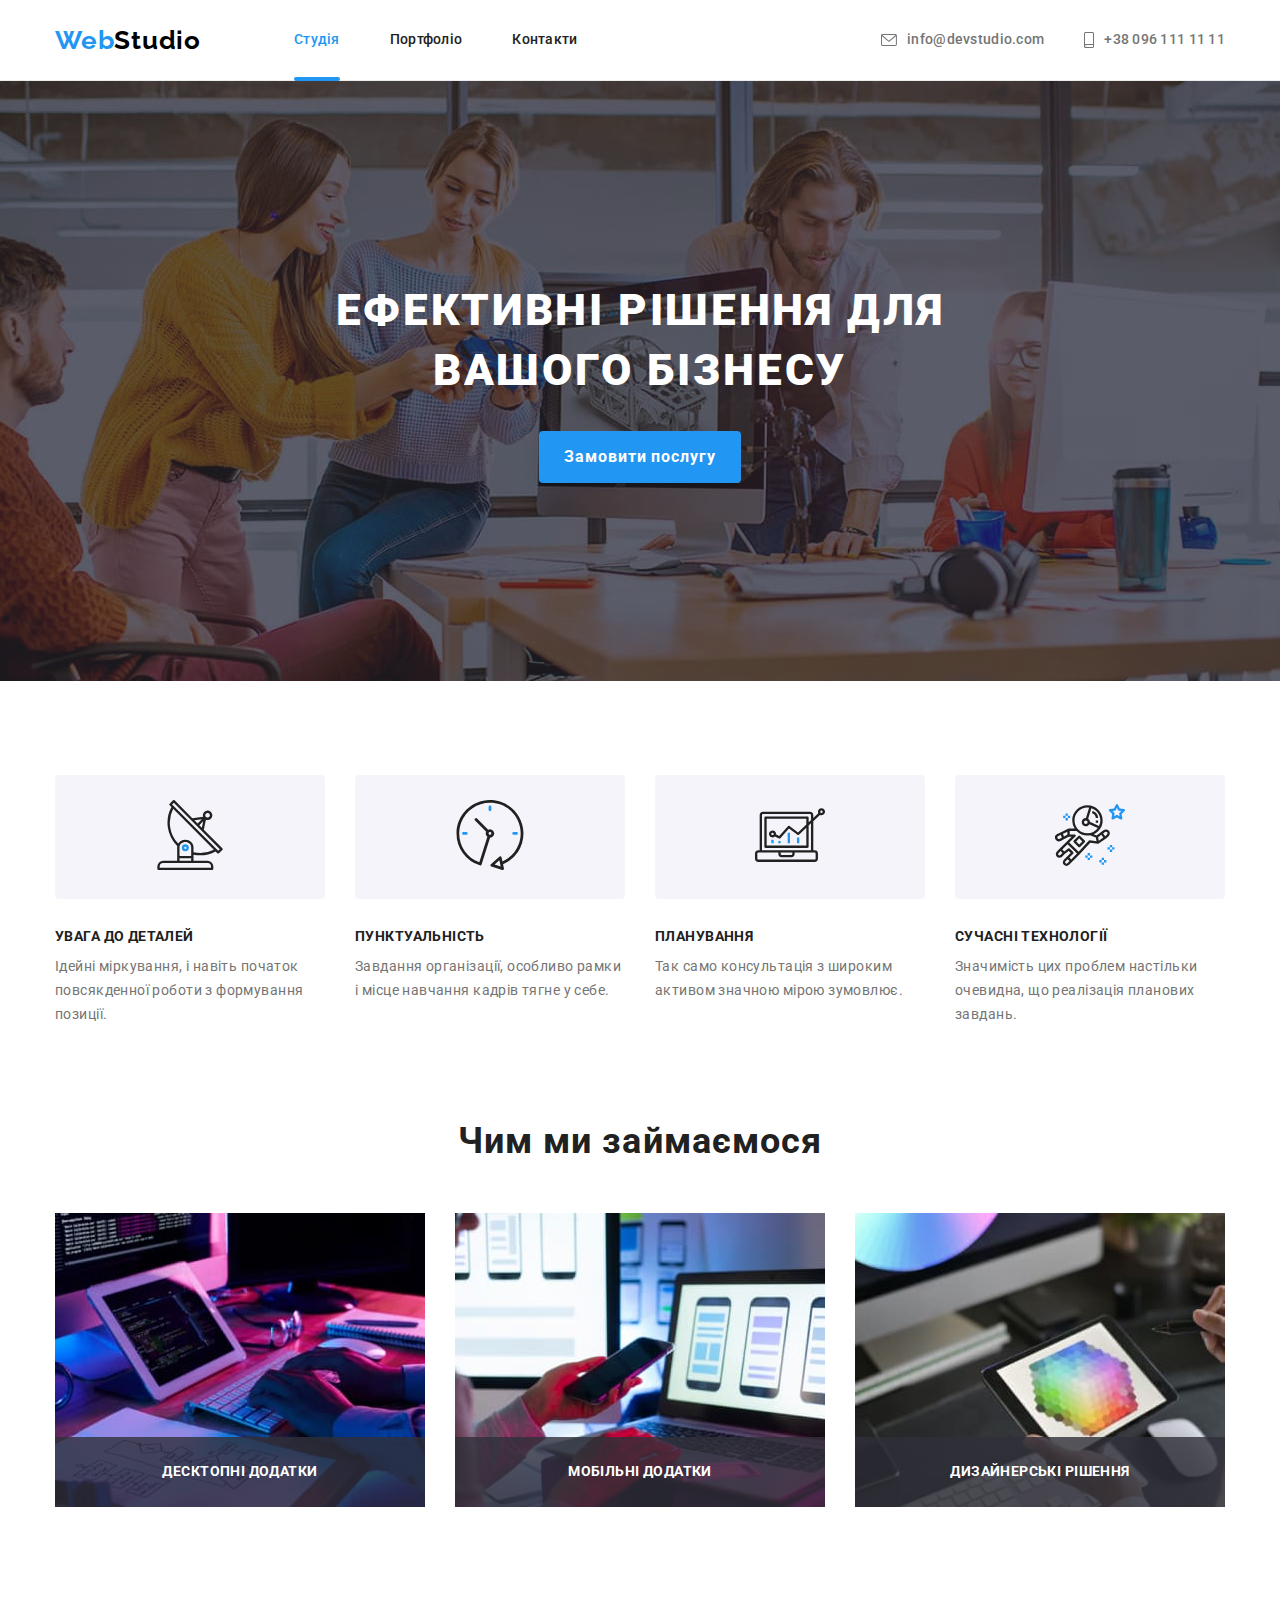
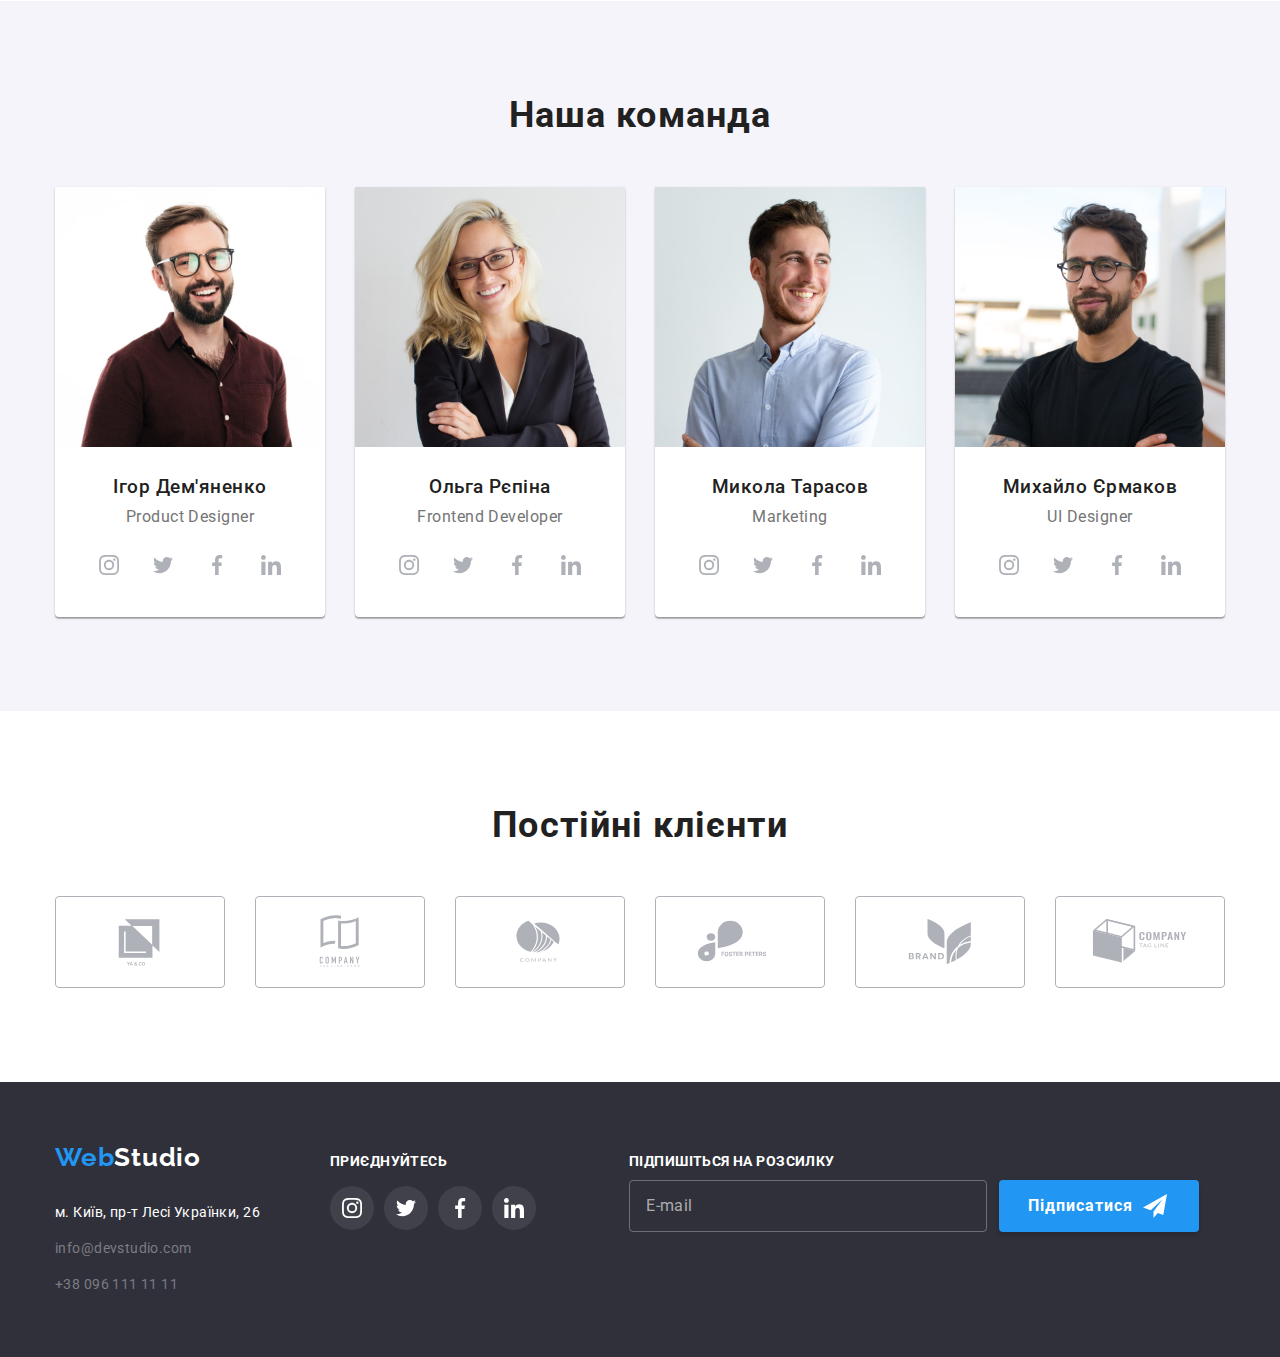
<file: index.html>
<!DOCTYPE html>
<html lang="uk">
  <head>
    <meta charset="UTF-8" />
    <meta http-equiv="X-UA-Compatible" content="IE=edge" />
    <meta name="viewport" content="width=device-width, initial-scale=1.0" />
    <link rel="preconnect" href="https://fonts.googleapis.com" />
    <link rel="preconnect" href="https://fonts.gstatic.com" crossorigin />
    <link
      href="https://fonts.googleapis.com/css2?family=Raleway:wght@700&family=Roboto:wght@400;500;700;900&display=swap"
      rel="stylesheet"
    />
    <link
      rel="stylesheet"
      href="https://cdnjs.cloudflare.com/ajax/libs/modern-normalize/1.1.0/modern-normalize.min.css"
    />
    <link rel="stylesheet" href="./css/styles.css" />
    <title>WebStudio</title>
  </head>
  <body>
    <header class="header">
      <div class="container header-main">
        <nav class="header-nav">
          <a class="logo-header link" href="./index.html"
            ><span class="logo-color">Web</span>Studio</a
          >
          <ul class="site-nav list">
            <li class="site-nav-item">
              <a href="./index.html" class="site-nav-link link current"
                >Студія</a
              >
            </li>
            <li class="site-nav-item">
              <a href="./portfolio.html" class="site-nav-link link"
                >Портфоліо</a
              >
            </li>
            <li class="site-nav-item">
              <a href="" class="site-nav-link link">Контакти</a>
            </li>
          </ul>
        </nav>
        <ul class="contacts-header list">
          <li class="contacts-header-item">
            <a
              href="mailto:info@devstudio.com"
              class="contacts-header-link link"
              ><svg class="icon" width="16px" height="12px">
                <use href="./images/icons.svg#letter"></use></svg
              >info@devstudio.com</a
            >
          </li>
          <li class="contacts-header-item">
            <a href="tel:+380961111111" class="contacts-header-link link"
              ><svg class="icon" width="10px" height="16px">
                <use href="./images/icons.svg#phone"></use></svg
              >+38 096 111 11 11</a
            >
          </li>
        </ul>
      </div>
    </header>
    <main>
      <section class="hero">
        <div class="container">
          <h1 class="hero-title">Ефективні рішення для вашого бізнесу</h1>
          <button data-modal-open type="button" class="hero-button">
            Замовити послугу
          </button>
        </div>
      </section>

      <section class="section">
        <div class="container">
          <!--Цей заголовок для семантики-->
          <h2 class="section-title visually-hidden">Переваги</h2>
          <ul class="list feature-list">
            <li class="feature-item">
              <div class="feature-icon-box">
                <svg class="feature-icon" width="70px" height="70px">
                  <use href="./images/icons.svg#antenna"></use>
                </svg>
              </div>
              <h3 class="feature-title">УВАГА ДО ДЕТАЛЕЙ</h3>
              <p class="feature-content">
                Ідейні міркування, і навіть початок повсякденної роботи з
                формування позиції.
              </p>
            </li>
            <li class="feature-item">
              <div class="feature-icon-box">
                <svg class="feature-icon" width="70px" height="70px">
                  <use href="./images/icons.svg#clock"></use>
                </svg>
              </div>
              <h3 class="feature-title">ПУНКТУАЛЬНІСТЬ</h3>
              <p class="feature-content">
                Завдання організації, особливо рамки і місце навчання кадрів
                тягне у себе.
              </p>
            </li>
            <li class="feature-item">
              <div class="feature-icon-box">
                <svg class="feature-icon" width="70px" height="70px">
                  <use href="./images/icons.svg#diagram"></use>
                </svg>
              </div>
              <h3 class="feature-title">ПЛАНУВАННЯ</h3>
              <p class="feature-content">
                Так само консультація з широким активом значною мірою зумовлює.
              </p>
            </li>
            <li class="feature-item">
              <div class="feature-icon-box">
                <svg class="feature-icon" width="70px" height="70px">
                  <use href="./images/icons.svg#astronaut"></use>
                </svg>
              </div>
              <h3 class="feature-title">СУЧАСНІ ТЕХНОЛОГІЇ</h3>
              <p class="feature-content">
                Значимість цих проблем настільки очевидна, що реалізація
                планових завдань.
              </p>
            </li>
          </ul>
        </div>
      </section>

      <section class="section no-padding">
        <div class="container">
          <h2 class="section-title">Чим ми займаємося</h2>
          <ul class="list work-list">
            <li class="work-item">
              <img
                class="work-img"
                src="./images/box1.jpg"
                alt="Кодінг на клавіатурі через планшет"
                width="370"
              />
              <p class="work-description">Десктопні додатки</p>
            </li>
            <li class="work-item">
              <img
                class="work-img"
                src="./images/box2.jpg"
                alt="Ноутбука та телефон"
                width="370"
              />
              <p class="work-description">Мобільні додатки</p>
            </li>
            <li class="work-item">
              <img
                class="work-img"
                src="./images/box3.jpg"
                alt="Планшет з палітрой кольорів"
                width="370"
              />
              <p class="work-description">Дизайнерські рішення</p>
            </li>
          </ul>
        </div>
      </section>

      <section class="background section">
        <div class="container">
          <h2 class="section-title">Наша команда</h2>
          <ul class="list team-list">
            <li class="team-item">
              <img
                class="team-img"
                src="./images/igor-product-designer.jpg"
                alt="Портрет Ігоря"
                width="270"
              />
              <div class="team-content">
                <h3 class="team-title">Ігор Дем'яненко</h3>
                <p>Product Designer</p>
                <ul class="social-list list">
                  <li class="social-item">
                    <a href="" class="social-link"
                      ><svg class="social-icon">
                        <use href="./images/icons.svg#instagram"></use></svg
                    ></a>
                  </li>
                  <li class="social-item">
                    <a href="" class="social-link"
                      ><svg class="social-icon">
                        <use href="./images/icons.svg#twitter"></use></svg
                    ></a>
                  </li>
                  <li class="social-item">
                    <a href="" class="social-link"
                      ><svg class="social-icon">
                        <use href="./images/icons.svg#facebook"></use></svg
                    ></a>
                  </li>
                  <li class="social-item">
                    <a href="" class="social-link"
                      ><svg class="social-icon">
                        <use href="./images/icons.svg#linkedin"></use></svg
                    ></a>
                  </li>
                </ul>
              </div>
            </li>
            <li class="team-item">
              <img
                class="team-img"
                src="./images/olga-frontend.jpg"
                alt="Портрет Ольги"
                width="270"
              />
              <div class="team-content">
                <h3 class="team-title">Ольга Рєпіна</h3>
                <p>Frontend Developer</p>
                <ul class="social-list list">
                  <li class="social-item">
                    <a href="" class="social-link"
                      ><svg class="social-icon">
                        <use href="./images/icons.svg#instagram"></use></svg
                    ></a>
                  </li>
                  <li class="social-item">
                    <a href="" class="social-link"
                      ><svg class="social-icon">
                        <use href="./images/icons.svg#twitter"></use></svg
                    ></a>
                  </li>
                  <li class="social-item">
                    <a href="" class="social-link"
                      ><svg class="social-icon">
                        <use href="./images/icons.svg#facebook"></use></svg
                    ></a>
                  </li>
                  <li class="social-item">
                    <a href="" class="social-link"
                      ><svg class="social-icon">
                        <use href="./images/icons.svg#linkedin"></use></svg
                    ></a>
                  </li>
                </ul>
              </div>
            </li>
            <li class="team-item">
              <img
                class="team-img"
                src="./images/mykola-marketing.jpg"
                alt="Портрет Миколи"
                width="270"
              />
              <div class="team-content">
                <h3 class="team-title">Микола Тарасов</h3>
                <p>Marketing</p>
                <ul class="social-list list">
                  <li class="social-item">
                    <a href="" class="social-link"
                      ><svg class="social-icon">
                        <use href="./images/icons.svg#instagram"></use></svg
                    ></a>
                  </li>
                  <li class="social-item">
                    <a href="" class="social-link"
                      ><svg class="social-icon">
                        <use href="./images/icons.svg#twitter"></use></svg
                    ></a>
                  </li>
                  <li class="social-item">
                    <a href="" class="social-link"
                      ><svg class="social-icon">
                        <use href="./images/icons.svg#facebook"></use></svg
                    ></a>
                  </li>
                  <li class="social-item">
                    <a href="" class="social-link"
                      ><svg class="social-icon">
                        <use href="./images/icons.svg#linkedin"></use></svg
                    ></a>
                  </li>
                </ul>
              </div>
            </li>
            <li class="team-item">
              <img
                class="team-img"
                src="./images/mykhailo-ui-designer.jpg"
                alt="Портрет Михайла"
                width="270"
              />
              <div class="team-content">
                <h3 class="team-title">Михайло Єрмаков</h3>
                <p>UI Designer</p>
                <ul class="social-list list">
                  <li class="social-item">
                    <a href="" class="social-link"
                      ><svg class="social-icon">
                        <use href="./images/icons.svg#instagram"></use></svg
                    ></a>
                  </li>
                  <li class="social-item">
                    <a href="" class="social-link"
                      ><svg class="social-icon">
                        <use href="./images/icons.svg#twitter"></use></svg
                    ></a>
                  </li>
                  <li class="social-item">
                    <a href="" class="social-link"
                      ><svg class="social-icon">
                        <use href="./images/icons.svg#facebook"></use></svg
                    ></a>
                  </li>
                  <li class="social-item">
                    <a href="" class="social-link"
                      ><svg class="social-icon">
                        <use href="./images/icons.svg#linkedin"></use></svg
                    ></a>
                  </li>
                </ul>
              </div>
            </li>
          </ul>
        </div>
      </section>

      <section class="section">
        <div class="container">
          <h2 class="section-title">Постійні клієнти</h2>
          <ul class="list client-list">
            <li class="client-item">
              <a href="" class="client-link"
                ><svg class="client-icon">
                  <use href="./images/icons.svg#company1"></use></svg
              ></a>
            </li>
            <li class="client-item">
              <a href="" class="client-link"
                ><svg class="client-icon">
                  <use href="./images/icons.svg#company2"></use></svg
              ></a>
            </li>
            <li class="client-item">
              <a href="" class="client-link"
                ><svg class="client-icon">
                  <use href="./images/icons.svg#company3"></use></svg
              ></a>
            </li>
            <li class="client-item">
              <a href="" class="client-link"
                ><svg class="client-icon">
                  <use href="./images/icons.svg#company4"></use></svg
              ></a>
            </li>
            <li class="client-item">
              <a href="" class="client-link"
                ><svg class="client-icon">
                  <use href="./images/icons.svg#company5"></use></svg
              ></a>
            </li>
            <li class="client-item">
              <a href="" class="client-link"
                ><svg class="client-icon">
                  <use href="./images/icons.svg#company6"></use></svg
              ></a>
            </li>
          </ul>
        </div>
      </section>
    </main>

    <footer class="footer">
      <div class="container footer-container">
        <div class="footer-primary">
          <a class="logo-footer link" href="./index.html">
            <span class="logo-color">Web</span>Studio</a
          >
          <address class="address-main">
            <ul class="contacts-footer list">
              <li class="contacts-footer-item">
                <a
                  href="https://goo.gl/maps/rfLpEzvBwEdmAu1i8"
                  class="contacts-footer-adrress link"
                  target="_blank"
                  rel="noopener nofollow noreferrer"
                  >м. Київ, пр-т Лесі Українки, 26</a
                >
              </li>
              <li class="contacts-footer-item">
                <a
                  href="mailto:info@devstudio.com"
                  class="contacts-footer-link link"
                  >info@devstudio.com</a
                >
              </li>
              <li class="contacts-footer-item">
                <a href="tel:+380961111111" class="contacts-footer-link link"
                  >+38 096 111 11 11</a
                >
              </li>
            </ul>
          </address>
        </div>
        <div>
          <p class="footer-content">приєднуйтесь</p>
          <ul class="footer-list list">
            <li class="footer-item">
              <a href="" class="footer-link"
                ><svg class="footer-icon">
                  <use href="./images/icons.svg#instagram"></use></svg
              ></a>
            </li>
            <li class="footer-item">
              <a href="" class="footer-link"
                ><svg class="footer-icon">
                  <use href="./images/icons.svg#twitter"></use></svg
              ></a>
            </li>
            <li class="footer-item">
              <a href="" class="footer-link"
                ><svg class="footer-icon">
                  <use href="./images/icons.svg#facebook"></use></svg
              ></a>
            </li>
            <li class="footer-item">
              <a href="" class="footer-link"
                ><svg class="footer-icon">
                  <use href="./images/icons.svg#linkedin"></use></svg
              ></a>
            </li>
          </ul>
        </div>

        <div class="footer-secondary">
          <p class="footer-content">Підпишіться на розсилку</p>
          <form class="footer-subscribe">
            <label for="email"></label>
            <input
              class="footer-form"
              type="email"
              name="email"
              placeholder="E-mail"
              id="email"
            />
            <button class="subscribe-button">
              Підписатися
              <svg class="subscribe-icon" width="24" height="24">
                <use href="./images/icons.svg#send"></use>
              </svg>
            </button>
          </form>
        </div>
      </div>
    </footer>

    <div class="backdrop is-hidden" data-modal>
      <div class="modal">
        <button class="close-button" data-modal-close type="button">
          <svg class="close-icon">
            <use href="./images/icons.svg#close"></use>
          </svg>
        </button>

        <p class="form-title">Залиште свої дані, ми вам передзвонимо</p>
        <form class="form">
          <label class="form-line">
            <span class="form-label">Ім'я</span>
            <span class="form-field">
              <input class="form-input" type="text" name="name" />
              <svg class="form-icon">
                <use href="./images/icons.svg#person"></use></svg></span
          ></label>

          <label class="form-line">
            <span class="form-label">Телефон</span>
            <span class="form-field">
              <input class="form-input" type="tel" name="phone" />
              <svg class="form-icon">
                <use href="./images/icons.svg#phone2"></use></svg></span
          ></label>

          <label class="form-line">
            <span class="form-label">Пошта</span>
            <span class="form-field">
              <input class="form-input" type="email" name="email" />
              <svg class="form-icon">
                <use href="./images/icons.svg#email"></use></svg></span
          ></label>

          <label class="comment-line">
            <span class="form-label">Коментар</span>
            <textarea
              class="form-comment"
              name="comment"
              cols="30"
              rows="10"
              placeholder="Введіть текст"
            ></textarea>
          </label>

          <div class="form-checkbox">
            <label class="checkbox-line">
              <input class="checkbox" type="checkbox" name="terms-check" />
              <svg class="checkbox-icon">
                <use href="./images/icons.svg#check"></use>
              </svg>
              <span class="form-check-text">Погоджуюся з розсилкою та приймаю&nbsp;</span>
              <a href="#" class="form-terms"> Умови договору</a>
            </label>
            <button type="submit" class="checkbox-button">Відправити</button>
          </div>
        </form>
      </div>
    </div>
    <script src="./js/modal.js"></script>
  </body>
</html>
</file>
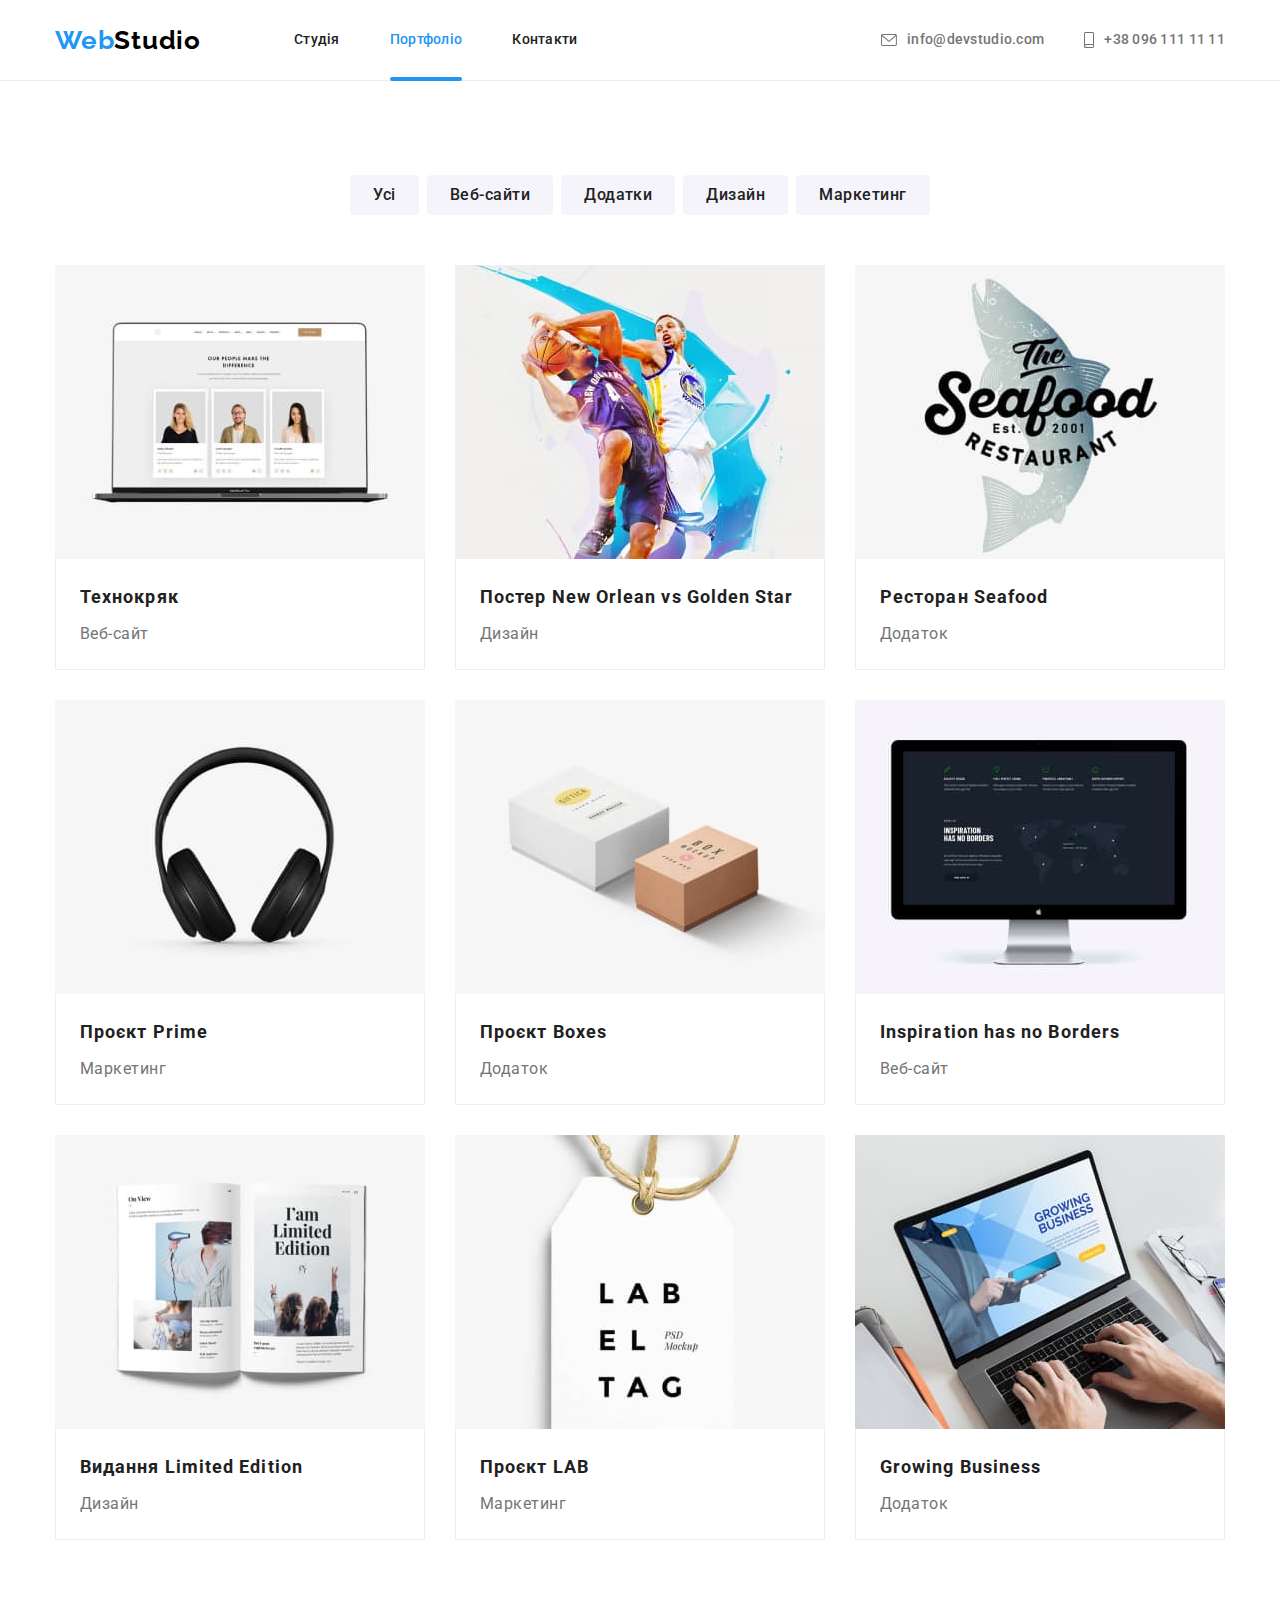
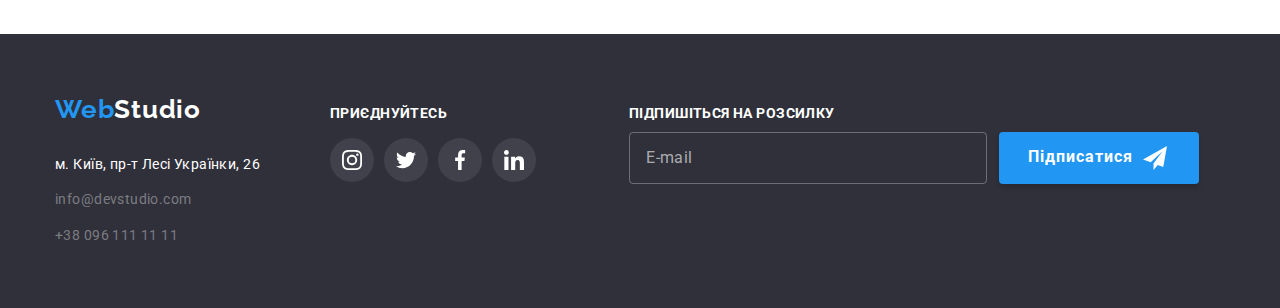
<file: portfolio.html>
<!DOCTYPE html>
<html lang="uk">
  <head>
    <meta charset="UTF-8" />
    <meta http-equiv="X-UA-Compatible" content="IE=edge" />
    <meta name="viewport" content="width=device-width, initial-scale=1.0" />
    <link rel="preconnect" href="https://fonts.googleapis.com" />
    <link rel="preconnect" href="https://fonts.gstatic.com" crossorigin />
    <link
      href="https://fonts.googleapis.com/css2?family=Raleway:wght@700&family=Roboto:wght@400;500;700;900&display=swap"
      rel="stylesheet"
    />
    <link
      rel="stylesheet"
      href="https://cdnjs.cloudflare.com/ajax/libs/modern-normalize/1.1.0/modern-normalize.min.css"
    />
    <link rel="stylesheet" href="./css/styles.css" />
    <title>Portfolio</title>
  </head>
  <body>
    <header class="header">
      <div class="container header-main">
        <nav class="header-nav">
          <a class="logo-header link" href="./index.html"
            ><span class="logo-color">Web</span>Studio</a
          >
          <ul class="site-nav list">
            <li class="site-nav-item">
              <a href="./index.html" class="site-nav-link link">Студія</a>
            </li>
            <li class="site-nav-item">
              <a href="./portfolio.html" class="site-nav-link link current"
                >Портфоліо</a
              >
            </li>
            <li class="site-nav-item">
              <a href="" class="site-nav-link link">Контакти</a>
            </li>
          </ul>
        </nav>
        <ul class="contacts-header list">
          <li class="contacts-header-item">
            <a
              href="mailto:info@devstudio.com"
              class="contacts-header-link link"
              ><svg class="icon" width="16px" height="12px">
                <use href="./images/icons.svg#letter"></use></svg
              >info@devstudio.com</a
            >
          </li>
          <li class="contacts-header-item">
            <a href="tel:+380961111111" class="contacts-header-link link"
              ><svg class="icon" width="10px" height="16px">
                <use href="./images/icons.svg#phone"></use></svg
              >+38 096 111 11 11</a
            >
          </li>
        </ul>
      </div>
    </header>

    <main>
      <section class="section">
        <div class="container">
          <h1 class="visually-hidden">Наші роботи</h1>

          <ul class="list button-list">
            <li class="button-item">
              <button type="button" class="portfolio-button">Усі</button>
            </li>
            <li class="button-item">
              <button type="button" class="portfolio-button">Веб-сайти</button>
            </li>
            <li class="button-item">
              <button type="button" class="portfolio-button">Додатки</button>
            </li>
            <li class="button-item">
              <button type="button" class="portfolio-button">Дизайн</button>
            </li>
            <li class="button-item">
              <button type="button" class="portfolio-button">Маркетинг</button>
            </li>
          </ul>

          <ul class="list example-list">
            <li class="example-item">
              <a href="" class="link example-link">
                <div class="example-active">
                  <img
                    class="example-img"
                    src="./images/portfolio1.jpg"
                    alt="Ноутбук з картками членів команди"
                    width="370"
                  />
                  <p class="example-active-content">
                    Ресурс пропонує комплексні пропозиції з різним рівнем
                    функціоналу та сервісів. Все це дозволить відвідувачу
                    отримати вичерпні відомості про компанію чи приватну особу.
                  </p>
                </div>
                <div class="example-content">
                  <h2 class="example-title">Технокряк</h2>
                  <p class="example-description">Веб-сайт</p>
                </div>
              </a>
            </li>
            <li class="example-item">
              <a href="" class="link example-link">
                <div class="example-active">
                  <img
                    class="example-img"
                    src="./images/portfolio2.jpg"
                    alt="Два баскетболіста"
                    width="370"
                  />
                  <p class="example-active-content">
                    Ресурс пропонує комплексні пропозиції з різним рівнем
                    функціоналу та сервісів. Все це дозволить відвідувачу
                    отримати вичерпні відомості про компанію чи приватну особу.
                  </p>
                </div>
                <div class="example-content">
                  <h2 class="example-title">
                    Постер New Orlean vs Golden Star
                  </h2>
                  <p class="example-description">Дизайн</p>
                </div></a
              >
            </li>
            <li class="example-item">
              <a href="" class="link example-link">
                <div class="example-active">
                  <img
                    class="example-img"
                    src="./images/portfolio3.jpg"
                    alt="Логотип ресторану"
                    width="370"
                  />
                  <p class="example-active-content">
                    Ресурс пропонує комплексні пропозиції з різним рівнем
                    функціоналу та сервісів. Все це дозволить відвідувачу
                    отримати вичерпні відомості про компанію чи приватну особу.
                  </p>
                </div>
                <div class="example-content">
                  <h2 class="example-title">Ресторан Seafood</h2>
                  <p class="example-description">Додаток</p>
                </div></a
              >
            </li>
            <li class="example-item">
              <a href="" class="link example-link">
                <div class="example-active">
                  <img
                    class="example-img"
                    src="./images/portfolio4.jpg"
                    alt="Навушники"
                    width="370"
                  />
                  <p class="example-active-content">
                    Ресурс пропонує комплексні пропозиції з різним рівнем
                    функціоналу та сервісів. Все це дозволить відвідувачу
                    отримати вичерпні відомості про компанію чи приватну особу.
                  </p>
                </div>
                <div class="example-content">
                  <h2 class="example-title">Проєкт Prime</h2>
                  <p class="example-description">Маркетинг</p>
                </div></a
              >
            </li>
            <li class="example-item">
              <a href="" class="link example-link">
                <div class="example-active">
                  <img
                    class="example-img"
                    src="./images/portfolio5.jpg"
                    alt="Дві коробки"
                    width="370"
                  />
                  <p class="example-active-content">
                    Ресурс пропонує комплексні пропозиції з різним рівнем
                    функціоналу та сервісів. Все це дозволить відвідувачу
                    отримати вичерпні відомості про компанію чи приватну особу.
                  </p>
                </div>
                <div class="example-content">
                  <h2 class="example-title">Проєкт Boxes</h2>
                  <p class="example-description">Додаток</p>
                </div></a
              >
            </li>
            <li class="example-item">
              <a href="" class="link example-link">
                <div class="example-active">
                  <img
                    class="example-img"
                    src="./images/portfolio6.jpg"
                    alt="Монітор з сайтом"
                    width="370"
                  />
                  <p class="example-active-content">
                    Ресурс пропонує комплексні пропозиції з різним рівнем
                    функціоналу та сервісів. Все це дозволить відвідувачу
                    отримати вичерпні відомості про компанію чи приватну особу.
                  </p>
                </div>
                <div class="example-content">
                  <h2 class="example-title">Inspiration has no Borders</h2>
                  <p class="example-description">Веб-сайт</p>
                </div></a
              >
            </li>
            <li class="example-item">
              <a href="" class="link example-link">
                <div class="example-active">
                  <img
                    class="example-img"
                    src="./images/portfolio7.jpg"
                    alt="Журнал"
                    width="370"
                  />
                  <p class="example-active-content">
                    Ресурс пропонує комплексні пропозиції з різним рівнем
                    функціоналу та сервісів. Все це дозволить відвідувачу
                    отримати вичерпні відомості про компанію чи приватну особу.
                  </p>
                </div>
                <div class="example-content">
                  <h2 class="example-title">Видання Limited Edition</h2>
                  <p class="example-description">Дизайн</p>
                </div></a
              >
            </li>
            <li class="example-item">
              <a href="" class="link example-link">
                <div class="example-active">
                  <img
                    class="example-img"
                    src="./images/portfolio8.jpg"
                    alt="Бірка"
                    width="370"
                  />
                  <p class="example-active-content">
                    Ресурс пропонує комплексні пропозиції з різним рівнем
                    функціоналу та сервісів. Все це дозволить відвідувачу
                    отримати вичерпні відомості про компанію чи приватну особу.
                  </p>
                </div>
                <div class="example-content">
                  <h2 class="example-title">Проєкт LAB</h2>
                  <p class="example-description">Маркетинг</p>
                </div></a
              >
            </li>
            <li class="example-item">
              <a href="" class="link example-link">
                <div class="example-active">
                  <img
                    class="example-img"
                    src="./images/portfolio9.jpg"
                    alt="Ноутбук з програмним додатком"
                    width="370"
                  />
                  <p class="example-active-content">
                    Ресурс пропонує комплексні пропозиції з різним рівнем
                    функціоналу та сервісів. Все це дозволить відвідувачу
                    отримати вичерпні відомості про компанію чи приватну особу.
                  </p>
                </div>
                <div class="example-content">
                  <h2 class="example-title">Growing Business</h2>
                  <p class="example-description">Додаток</p>
                </div></a
              >
            </li>
          </ul>
        </div>
      </section>
    </main>

    <footer class="footer">
      <div class="container footer-container">
        <div class="footer-primary">
          <a class="logo-footer link" href="./index.html">
            <span class="logo-color">Web</span>Studio</a
          >
          <address class="address-main">
            <ul class="contacts-footer list">
              <li class="contacts-footer-item">
                <a
                  href="https://goo.gl/maps/rfLpEzvBwEdmAu1i8"
                  class="contacts-footer-adrress link"
                  target="_blank"
                  rel="noopener nofollow noreferrer"
                  >м. Київ, пр-т Лесі Українки, 26</a
                >
              </li>
              <li class="contacts-footer-item">
                <a
                  href="mailto:info@devstudio.com"
                  class="contacts-footer-link link"
                  >info@devstudio.com</a
                >
              </li>
              <li class="contacts-footer-item">
                <a href="tel:+380961111111" class="contacts-footer-link link"
                  >+38 096 111 11 11</a
                >
              </li>
            </ul>
          </address>
        </div>
        <div>
          <p class="footer-content">приєднуйтесь</p>
          <ul class="footer-list list">
            <li class="footer-item">
              <a href="" class="footer-link"
                ><svg class="footer-icon">
                  <use href="./images/icons.svg#instagram"></use></svg
              ></a>
            </li>
            <li class="footer-item">
              <a href="" class="footer-link"
                ><svg class="footer-icon">
                  <use href="./images/icons.svg#twitter"></use></svg
              ></a>
            </li>
            <li class="footer-item">
              <a href="" class="footer-link"
                ><svg class="footer-icon">
                  <use href="./images/icons.svg#facebook"></use></svg
              ></a>
            </li>
            <li class="footer-item">
              <a href="" class="footer-link"
                ><svg class="footer-icon">
                  <use href="./images/icons.svg#linkedin"></use></svg
              ></a>
            </li>
          </ul>
        </div>

        <div class="footer-secondary">
          <p class="footer-content">Підпишіться на розсилку</p>
          <form class="footer-subscribe">
            <label for="email"></label>
            <input
              class="footer-form"
              type="email"
              name="email"
              placeholder="E-mail"
              id="email"
            />
            <button class="subscribe-button">
              Підписатися
              <svg class="subscribe-icon" width="24" height="24">
                <use href="./images/icons.svg#send"></use>
              </svg>
            </button>
          </form>
        </div>
      </div>
    </footer>
  </body>
</html>
</file>
<file: css/styles.css>
:root {
    --logo-primary-color: #000000;
    --logo-secondary-color: #2196F3;
    --headers-color: #212121;
    --primary-text-color: #757575;
    --secondary-text-color: #FFFFFF;
    --body-background-color: #FFFFFF;
    --secondary-background-color: #F5F4FA;
    --footer-contacts-color: #FFFFFF60;
    --primary-background-color: #2F303A;
    --hero-button-active: #188CE8;
    --header-border: #ECECEC;
    --example-item-border: #EEEEEE;
    --hero-background-color: #2F303A80;
    --hero-overlay-color: #C4C4C4;
    --icon-color: #AFB1B8;
    --footer-icon-color: #FFFFFF16;
    --backdrop-color: #00000032;
    --example-active-color: #2196F3E6;
    --work-description-color: #2F303ACC;
    --modal-border-button:#0000001A;
    --footer-form-text: #FFFFFF99;
    --textarea-color:#75757580;
}

body {
    background-color: var(--body-background-color);
    color: var(--primary-text-color);
    font-family: Roboto, sans-serif;
}

h1, h2, h3, h4, h5, h6, p, ul {
margin: 0;
padding: 0;
}

.container {
    width: 1200px;
    padding: 0px 15px;
    margin-left: auto;
    margin-right: auto;

}

.visually-hidden {
    position: absolute;
    white-space: nowrap;
    width: 1px;
    height: 1px;
    overflow: hidden;
    border: 0;
    padding: 0;
    clip: rect(0 0 0 0);
    clip-path: inset(50%);
    margin: -1px;
}

.link {
    text-decoration: none;
}

.list {
list-style: none;
}



/*----------------------HEADER----------------------*/

.header {
    border-bottom: 1px solid var(--header-border);
}

.header-main {
    display: flex;
    align-items: center;
}

.header-nav {
    display: flex;
    align-items: center;
}



.logo-header {
    color: var(--logo-primary-color);
    font-family: Raleway, sans-serif;
    font-weight: 700;
    font-size: 26px;
    line-height: 1.19;
    letter-spacing: 0.03em;
    margin-right: 93px;
}

.logo-color {
    color: var(--logo-secondary-color);
}

.site-nav {
    display: flex;
}

.site-nav-item:not(:last-child) {
    margin-right: 50px;
}

.site-nav-link {
    position: relative;
    color: var(--headers-color);
    font-weight: 500;
    font-size: 14px;
    line-height: 1.14;
    letter-spacing: 0.02em;
    padding: 32px 0px;
    display: block;

    transition: color 250ms cubic-bezier(0.4, 0, 0.2, 1);
    
}


.site-nav-link:hover,
.site-nav-link:focus {
    color: var(--logo-secondary-color);
    
}

.site-nav-link.current {
    color: var(--logo-secondary-color);
}

.site-nav-link.current::after {
    content: "";
    position: absolute;
    display: block;
    width: 100%;
    height: 4px;
    background-color: var(--logo-secondary-color);
    border-radius: 5px;
    bottom: -1px;
}

.contacts-header {
    display: flex;
    margin-left: auto;
}

.contacts-header-item:not(:last-child) {
margin-right: 40px;
}

.contacts-header-link {
    color: var(--primary-text-color);
    font-weight: 500;
    font-size: 14px;
    line-height: 1.14;
    letter-spacing: 0.02em;
    padding: 32px 0px;
    display: flex;
    align-items: center;
    transition: color 250ms cubic-bezier(0.4, 0, 0.2, 1);
}

.contacts-header-link:hover,
.contacts-header-link:focus {
    color: var(--logo-secondary-color);
    
}


.icon {
    fill: currentColor;
    margin-right: 10px;
}


/*----------------------FOOTER----------------------*/

.footer {
    background-color: var(--primary-background-color);
    padding: 60px 0px;
}

.logo-footer {
    color: var(--secondary-text-color);
    font-family: Raleway, sans-serif;
    font-weight: 700;
    font-size: 26px;
    line-height: 1.19;
    letter-spacing: 0.03em;
    margin-bottom: 28px;
    }

.address-main {
margin-top: 28px;
}

.contacts-footer-link {
    color: var(--footer-contacts-color);
    font-style: normal;
    font-size: 14px;
    line-height: 1.71;
    letter-spacing: 0.03em;
    transition: color 250ms cubic-bezier(0.4, 0, 0.2, 1);
}

.contacts-footer-link:hover,
.contacts-footer-link:focus {
    color: var(--logo-secondary-color);
}

.contacts-footer-adrress {
    color: var(--secondary-text-color);
    font-style: normal;
    font-size: 14px;
    line-height: 1.71;
    letter-spacing: 0.03em;
}

.contacts-footer-item:not(:last-child) {
margin-bottom: 12px;
}

.footer-container {
    display: flex;
    align-items: baseline;
}

.footer-primary {
    margin-right: 70px;
}

.footer-content {
    font-weight: 700;
    font-size: 14px;
    line-height: 1.14;
    letter-spacing: 0.03em;
    color: var(--secondary-text-color);
    text-transform: uppercase;
}

.footer-list {
    display: flex;
    gap: 10px;
    justify-content: center;
    margin-top: 16px;
}

.footer-item {
    width: 44px;
    height: 44px;
}

.footer-link {
    display: flex;
    width: 100%;
    height: 100%;
    align-items: center;
    justify-content: center;
    background-color: var(--footer-icon-color);
    border-radius: 50%;
    color: var(--secondary-text-color);
    transition: background-color 250ms cubic-bezier(0.4, 0, 0.2, 1);;
}

.footer-icon {
    width: 20px;
    height: 20px;
    fill: currentColor;
}

.footer-link:hover,
.footer-link:focus {
    background-color: var(--logo-secondary-color);
}


.footer-subscribe {
    display: flex;
    margin-top: 10px;

}

.footer-form {
    display: flex;
    color: var(--footer-form-text);
    background-color: transparent;
    border: 1px solid rgba(255, 255, 255, 0.3);
    border-radius: 4px;
    width: 358px;
    padding-top: 15px;
    padding-bottom: 15px;
    padding-left: 16px;
    font-weight: 400;
    font-size: 16px;
    line-height: 1.25;
    align-items: center;
    letter-spacing: 0.03em;
    outline: none;
}

.footer-form::placeholder {
    color: var(--footer-form-text);
}
.subscribe-button {
    display: flex;
    min-width: 200px;
    background-color: var(--logo-secondary-color);
    color: var(--secondary-text-color);
    padding: 10px 28px;
    margin-left: 12px;
    text-align: center;
    align-items: center;
    font-weight: 700;
    font-size: 16px;
    line-height: 1.8;
    letter-spacing: 0.06em;
    border-radius: 4px;
    cursor: pointer;
    border: 1px solid transparent;
    box-shadow: 0px 4px 4px rgba(0, 0, 0, 0.15);
    transition: background-color 250ms cubic-bezier(0.4, 0, 0.2, 1)
}

.subscribe-button:hover,
.subscribe-button:focus {
    background-color: var(--hero-button-active);
}

.subscribe-icon {
    margin-left: 10px;
    fill: var(--body-background-color);
}

.footer-secondary {
    margin-left: 93px;
}

/*----------------------MODAL----------------------*/

.backdrop {
    position: fixed;
    top: 0;
    left: 0;
    width: 100%;
    height: 100%;
    background-color: var(--backdrop-color);
    opacity: 1;
    transition: opacity 250ms cubic-bezier(0.4, 0, 0.2, 1);
}

.backdrop.is-hidden {
    opacity: 0;
    pointer-events: none;
    /* visibility: hidden; */
}


.backdrop.is-hidden .modal {
    transform: translate(-50%, -50%) scale(0.9);
}

.modal {
    position: absolute;
    padding: 40px;
    top: 50%;
    left: 50%;
    transform: translate(-50%, -50%) scale(1);
    min-width: 528px;
    min-height: 581px;
    background-color: var(--body-background-color);
    transition: transform 250ms cubic-bezier(0.4, 0, 0.2, 1);
}

.close-button {
    position: absolute;
    display: flex;
    top: 8px;
    right: 8px;
    border: 1px solid var(--modal-border-button);
    border-radius: 50%;
    background-color: var(--body-background-color);
    cursor: pointer;
    width: 30px;
    height: 30px;
    justify-content: center;
    align-items: center;
    transition: color 250ms cubic-bezier(0.4, 0, 0.2, 1);
    padding: 0;

}

.close-icon {
    width: 18px;
    height: 18px;
    fill: currentColor;
}

.close-button:focus,
.close-button:hover {
    color: var(--logo-secondary-color);
}

.form {
    color: var(--headers-color);
}

.form-line {
    display: block;
    margin-bottom: 10px;
}

.comment-line {
    display: block;
}

.form-title {
    margin-bottom: 12px;
    font-weight: 700;
    font-size: 20px;
    line-height: 1.15;
    text-align: center;
    letter-spacing: 0.03em;
    color: var(--headers-color);
}

.form-field {
    position: relative;
}

.form-label {
    display: block;
    margin-bottom: 4px;
    font-weight: 400;
    font-size: 12px;
    line-height: 1.16;
    letter-spacing: 0.01em;
    color: var(--primary-text-color);
}

.form-input {
    position: relative;
    width: 100%;
    height: 40px;
    padding-left: 42px;
    padding-right: 12px;
    border: 1px solid rgba(33, 33, 33, 0.2);
    border-radius: 4px;
    outline: none;
    transition: border-color 250ms cubic-bezier(0.4, 0, 0.2, 1);
}

.form-icon {
    position: absolute;
    top: 50%;
    left: 12px;
    transform: translateY(-50%);
    width: 18px;
    height: 18px;
    fill: currentColor;
    transition: fill 250ms cubic-bezier(0.4, 0, 0.2, 1);
}

.form-input:focus {
    border-color: var(--logo-secondary-color);
}

.form-input:focus + .form-icon {
    fill: var(--logo-secondary-color);
}

.form-comment {
    display: block;
    width: 100%;
    height: 120px;
    padding: 12px 16px;
    border: 1px solid rgba(33, 33, 33, 0.2);
    border-radius: 4px;
    outline: none;
    resize: none;
    transition: border-color 250ms cubic-bezier(0.4, 0, 0.2, 1);
}

.form-comment:focus {
    border-color: var(--logo-secondary-color);
}

.form-comment::placeholder {
    font-weight: 400;
    font-size: 12px;
    line-height: 1.16;
    letter-spacing: 0.01em;
    color: var(--textarea-color);
    
}

.checkbox-button {
    color: var(--secondary-text-color);
    background-color: var(--logo-secondary-color);
    font-family: Roboto, sans-serif;
    font-weight: 700;
    font-size: 16px;
    line-height: 1.87;
    letter-spacing: 0.06em;
    cursor: pointer;
    border-radius: 4px;
    border: 1px solid transparent;
    box-shadow: 0px 4px 4px rgba(0, 0, 0, 0.15);
    padding: 10px 52px;
    margin-top: 30px;
    min-width: 200px;
    transition: background-color 250ms cubic-bezier(0.4, 0, 0.2, 1)
}

.checkbox-button:hover,
.checkbox-button:focus {
    background-color: var(--hero-button-active);
}

.form-checkbox {
    margin-top: 20px;
    text-align: center;
    align-items: center;
}

.form-check-text,
.form-terms {
    color: var(--primary-text-color);
    font-weight: 400;
    font-size: 14px;
    line-height: 1.71;
    letter-spacing: 0.03em
}

.form-terms {
    color: var(--logo-secondary-color);
    text-decoration-skip-ink: none;
}

.checkbox-line {
    display: flex;
    align-items: center;
    justify-content: center;
}

.checkbox-icon {
    fill: none;
    display: inline-block;
    width: 16px;
    height: 15px;
    border: 2px solid var(--headers-color);
    border-radius: 2px;
    margin-right: 7px;
}

.checkbox {
    position: absolute;
    appearance: none;

}

.checkbox:checked + .checkbox-icon {
    background-color: var(--logo-secondary-color);
    background-size: contain;
    border: none;
}



/*----------------------MAIN STUDIO----------------------*/

.section {
    padding: 94px 0px;
}

.section.no-padding {
    padding-top: 0px;
}

.hero {
    background-color: var(--hero-overlay-color);
    background-image: linear-gradient(to right, var(--hero-background-color), var(--hero-background-color)), url("../images/herobackground.jpg");
    background-repeat: no-repeat;
    background-position: center;
    background-size: cover;
    margin-left: auto;
    margin-right: auto;
    text-align: center;
    padding: 200px 0;
    max-width: 1600px;
    height: 600px;

}


.hero-title {
    color: var(--secondary-text-color);
    font-weight: 900;
    font-size: 44px;
    line-height: 1.36;
    text-align: center;
    letter-spacing: 0.06em;
    text-transform: uppercase;
    margin-bottom: 30px;
    margin-right: auto;
    margin-left: auto;
    max-width: 696px;
}

.hero-button {
    color: var(--secondary-text-color);
    background-color: var(--logo-secondary-color);
    font-family: Roboto, sans-serif;
    font-weight: 700;
    font-size: 16px;
    line-height: 1.87;
    letter-spacing: 0.06em;
    cursor: pointer;
    border-radius: 4px;
    border: 1px solid transparent;
    box-shadow: 0px 4px 4px rgba(0, 0, 0, 0.15);
    padding: 10px 24px;
    min-width: 200px;
    transition: background-color 250ms cubic-bezier(0.4, 0, 0.2, 1)
}

.hero-button:hover,
.hero-button:focus {
    background-color: var(--hero-button-active);
}



.section-title {
    color:var(--headers-color);
    font-weight: 700;
    font-size: 36px;
    line-height: 1.16;
    text-align: center;
    letter-spacing: 0.03em;
    margin-bottom: 50px;
}

.feature-list {
    display: flex;
    gap: 30px;
}

.feature-item {
    flex-basis: calc((100% - 3*30px)/4);
}

.feature-icon-box {
text-align: center;
padding: 25px 100px;
background-color: var(--secondary-background-color);
margin-bottom: 30px;
border-radius: 4px;
}

.feature-title {
    color: var(--headers-color);
    font-weight: 700;
    font-size: 14px;
    line-height: 1.14;
    letter-spacing: 0.03em;
    margin-bottom: 10px;
}

.feature-content {
    font-size: 14px;
    line-height: 1.71;
    letter-spacing: 0.03em;
}

.work-list {
    display: flex;
    gap: 30px;
}

.work-item {
    position: relative;
}

.work-description {
    position: absolute;
    bottom: 0;
    left: 0;
    padding: 27px 0px;
    width: 100%;
    font-weight: 700;
    font-size: 14px;
    line-height: 1.14;
    text-align: center;
    letter-spacing: 0.03em;
    text-transform: uppercase;
    color: var(--secondary-text-color);
    background-color: var(--work-description-color);

}

.work-img {
    display: block;
    max-width: 100%;

}

.background {
    background-color: var(--secondary-background-color);
}


.team-list {
    display: flex;
    gap: 30px;
}

.team-item {
    font-size: 16px;
    text-align: center;
    letter-spacing: 0.03em;
    background-color: var(--body-background-color);
    box-shadow: 0px 1px 3px rgba(0, 0, 0, 0.12), 0px 1px 1px rgba(0, 0, 0, 0.14), 0px 2px 1px rgba(0, 0, 0, 0.2);
    border-radius: 0px 0px 4px 4px;
    flex-basis: calc((100% - 3*30px)/4);

}

.team-img {
    display: block;
    max-width: 100%;
}

.team-title {
    color: var(--headers-color);
    font-weight: 500;
    margin-bottom: 10px;
}

.team-content {
    padding: 30px 0px;
}

.social-list {
display: flex;
gap: 10px;
justify-content: center;
margin-top: 16px;
}

.social-link {
    display: flex;
    width: 100%;
    height: 100%;
    align-items: center;
    justify-content: center;
    background-color: var(--body-background-color);
    border-radius: 50%;
    color: var(--icon-color);
    transition: color 250ms cubic-bezier(0.4, 0, 0.2, 1), background-color 250ms cubic-bezier(0.4, 0, 0.2, 1);
}

.social-icon {
    width: 20px;
    height: 20px;
    fill: currentColor;
}

.social-link:hover,
.social-link:focus {
    color: var(--body-background-color);
    background-color: var(--logo-secondary-color);
}


.social-item {
    width: 44px;
    height: 44px;
}

.client-list {
display: flex;
gap: 30px;
}

.client-link {
    display: flex;
    width: 170px;
    height: 92px;;
    align-items: center;
    justify-content: center;
    border: 1px solid var(--icon-color);
    border-radius: 4px;
    color: var(--icon-color);
    transition: color 250ms cubic-bezier(0.4, 0, 0.2, 1), border-color 250ms cubic-bezier(0.4, 0, 0.2, 1);
}

.client-icon {
    width: 106px;
    height: 60px;
    fill: currentColor;
}

.client-link:hover,
.client-link:focus {
    color: var(--logo-secondary-color);
    border-color: var(--logo-secondary-color);
}


/*----------------------MAIN PORTFOLIO----------------------*/

.example-list {
    display: flex;
    flex-wrap: wrap;
    gap: 30px;
}

.example-item {
    color: var(--primary-text-color);
    font-size: 16px;
    line-height: 1.87;
    letter-spacing: 0.03em;
    flex-basis: calc((100% - 60px) / 3);
    display: flex;
    
}

.example-link {
    position: relative;
    transition: box-shadow 250ms cubic-bezier(0.4, 0, 0.2, 1);
    
    
}

.example-link:hover,
.example-link:focus {
    box-shadow: 0px 1px 1px rgba(0, 0, 0, 0.12), 0px 4px 4px rgba(0, 0, 0, 0.06), 1px 4px 6px rgba(0, 0, 0, 0.16);
}

.example-img {
    display: block;
    max-width: 100%;
}

.example-active {
    position: relative;
    overflow: hidden;
}

.example-link:hover .example-active-content,
.example-link:focus .example-active-content {
    transform: translateY(0);
}

.example-active-content {
    position: absolute;
    top: 0;
    left: 0;
    color: var(--secondary-text-color);
    background-color: var(--example-active-color);
    font-weight: 400;
    font-size: 18px;
    line-height: 1.56;
    letter-spacing: 0.03em;
    padding: 63px 24px;
    width: 100%;
    height: 100%;
    transform: translateY(100%);
    transition: transform 250ms cubic-bezier(0.4, 0, 0.2, 1);
    
}

.example-content {
    padding: 20px 24px;
    border-left: 1px solid var(--example-item-border);
    border-bottom: 1px solid var(--example-item-border);
    border-right: 1px solid var(--example-item-border);
}

.example-title {
    color: var(--headers-color);
    font-weight: 700;
    font-size: 18px;
    line-height: 2;
    letter-spacing: 0.06em;
    margin-bottom: 4px;
}

.example-description {
    color: var(--primary-text-color);
}

.button-list {
    display: flex;
    justify-content: center;
    margin-bottom: 50px;
}

.portfolio-button {
    background-color: var(--secondary-background-color);
    color: var(--headers-color);
    font-family: Roboto, sans-serif;
    font-weight: 500;
    font-size: 16px;
    line-height: 1.62;
    text-align: center;
    letter-spacing: 0.03em;
    cursor: pointer;
    border-radius: 4px;
    padding: 6px 22px;
    border: 1px solid transparent;
    transition: color 250ms cubic-bezier(0.4, 0, 0.2, 1), background-color 250ms cubic-bezier(0.4, 0, 0.2, 1), box-shadow 250ms cubic-bezier(0.4, 0, 0.2, 1);
}

.portfolio-button:hover,
.portfolio-button:focus {
    color: var(--secondary-text-color);
    background-color: var(--logo-secondary-color);
    box-shadow: 0px 3px 1px rgba(0, 0, 0, 0.1), 0px 1px 2px rgba(0, 0, 0, 0.08), 0px 2px 2px rgba(0, 0, 0, 0.12);
}

.button-item:not(:last-child) {
    margin-right: 8px;
}
</file>
